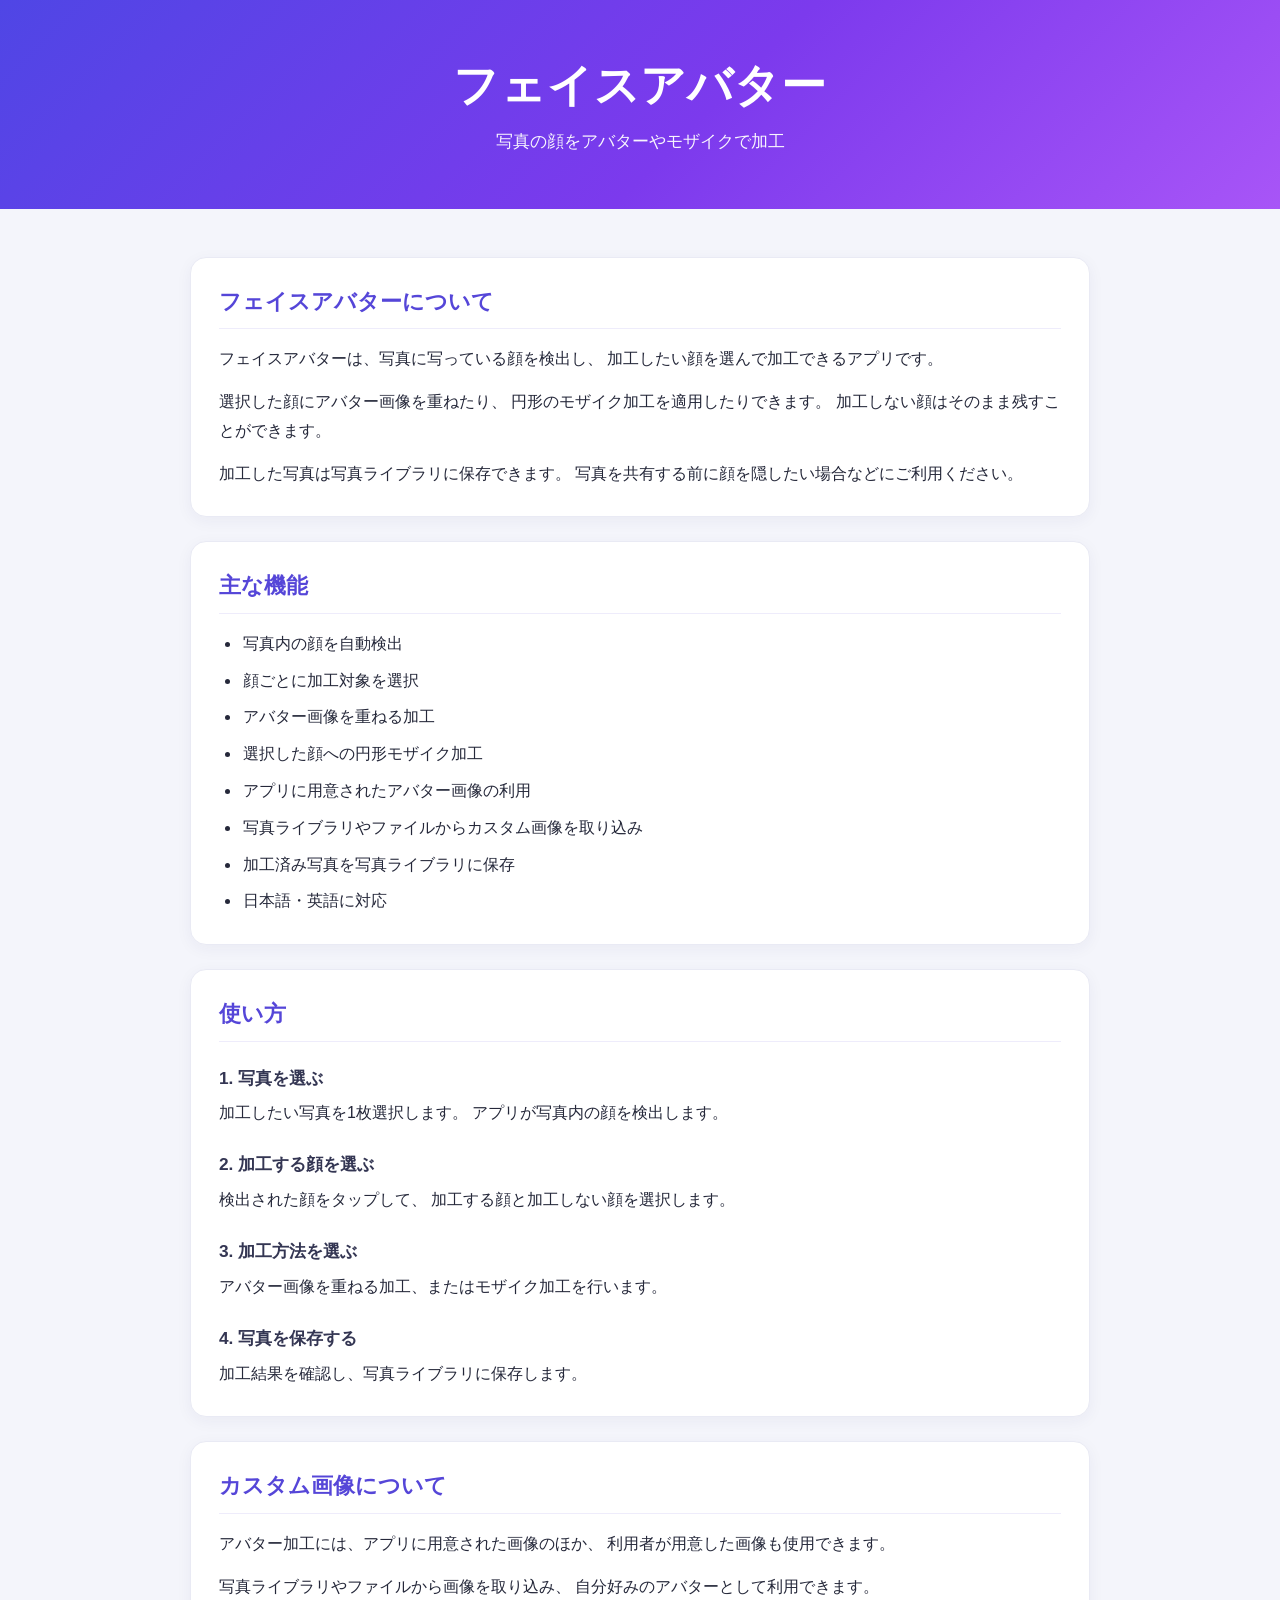
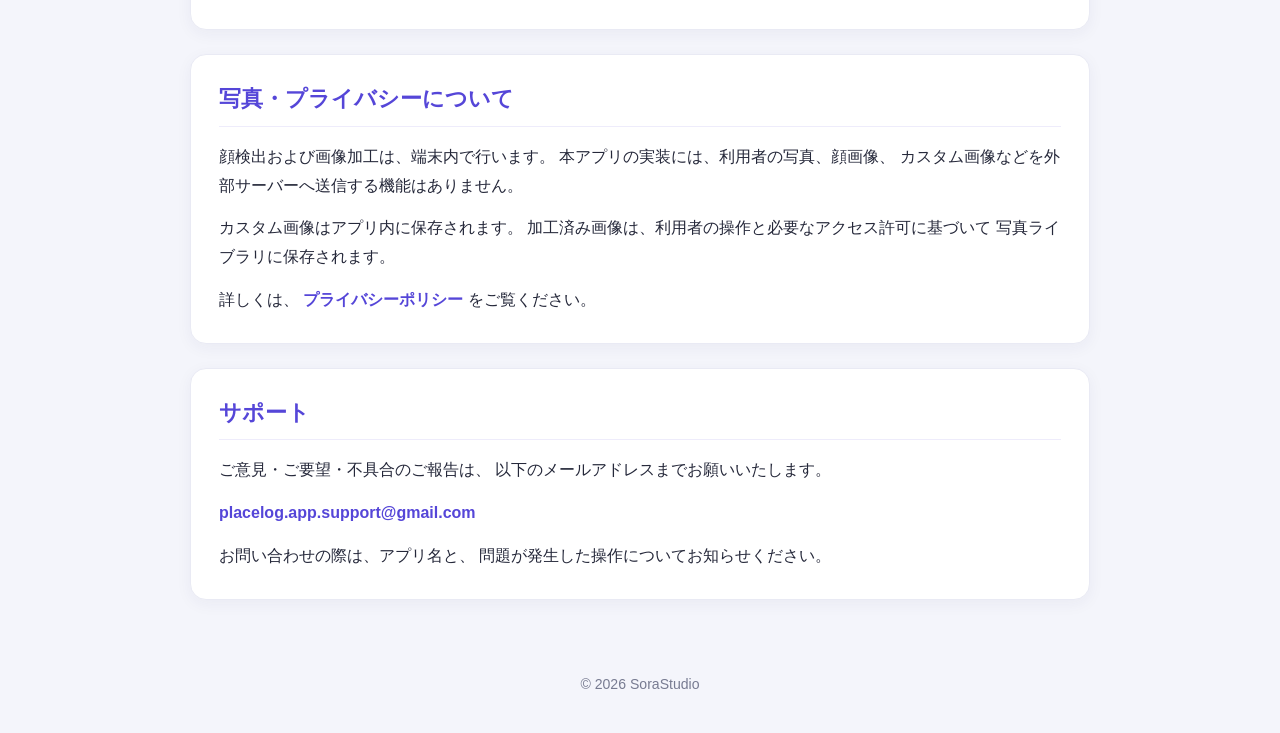
<file: index.html>
<!DOCTYPE html>
<html lang="ja">
<head>
    <meta charset="UTF-8">
    <meta name="viewport" content="width=device-width, initial-scale=1.0">
    <meta name="description" content="フェイスアバターのサポートページ。顔の自動検出、アバター加工、モザイク加工、写真の保存方法をご案内します。">
    <title>フェイスアバター - サポート</title>
    <link rel="stylesheet" href="style.css">
</head>
<body>

<header>
    <div class="container">
        <h1>フェイスアバター</h1>
        <p class="subtitle">
            写真の顔をアバターやモザイクで加工
        </p>
    </div>
</header>

<main class="container">

<section>
    <h2>フェイスアバターについて</h2>

    <p>
        フェイスアバターは、写真に写っている顔を検出し、
        加工したい顔を選んで加工できるアプリです。
    </p>

    <p>
        選択した顔にアバター画像を重ねたり、
        円形のモザイク加工を適用したりできます。
        加工しない顔はそのまま残すことができます。
    </p>

    <p>
        加工した写真は写真ライブラリに保存できます。
        写真を共有する前に顔を隠したい場合などにご利用ください。
    </p>
</section>

<section>
    <h2>主な機能</h2>

    <ul>
        <li>写真内の顔を自動検出</li>
        <li>顔ごとに加工対象を選択</li>
        <li>アバター画像を重ねる加工</li>
        <li>選択した顔への円形モザイク加工</li>
        <li>アプリに用意されたアバター画像の利用</li>
        <li>写真ライブラリやファイルからカスタム画像を取り込み</li>
        <li>加工済み写真を写真ライブラリに保存</li>
        <li>日本語・英語に対応</li>
    </ul>
</section>

<section>
    <h2>使い方</h2>

    <h3>1. 写真を選ぶ</h3>
    <p>
        加工したい写真を1枚選択します。
        アプリが写真内の顔を検出します。
    </p>

    <h3>2. 加工する顔を選ぶ</h3>
    <p>
        検出された顔をタップして、
        加工する顔と加工しない顔を選択します。
    </p>

    <h3>3. 加工方法を選ぶ</h3>
    <p>
        アバター画像を重ねる加工、またはモザイク加工を行います。
    </p>

    <h3>4. 写真を保存する</h3>
    <p>
        加工結果を確認し、写真ライブラリに保存します。
    </p>
</section>

<section>
    <h2>カスタム画像について</h2>

    <p>
        アバター加工には、アプリに用意された画像のほか、
        利用者が用意した画像も使用できます。
    </p>

    <p>
        写真ライブラリやファイルから画像を取り込み、
        自分好みのアバターとして利用できます。
    </p>
</section>

<section>
    <h2>写真・プライバシーについて</h2>

    <p>
        顔検出および画像加工は、端末内で行います。
        本アプリの実装には、利用者の写真、顔画像、
        カスタム画像などを外部サーバーへ送信する機能はありません。
    </p>

    <p>
        カスタム画像はアプリ内に保存されます。
        加工済み画像は、利用者の操作と必要なアクセス許可に基づいて
        写真ライブラリに保存されます。
    </p>

    <p>
        詳しくは、
        <a href="privacy-ja.html">プライバシーポリシー</a>
        をご覧ください。
    </p>
</section>

<section>
    <h2>サポート</h2>

    <p>
        ご意見・ご要望・不具合のご報告は、
        以下のメールアドレスまでお願いいたします。
    </p>

    <p>
        <a href="mailto:placelog.app.support@gmail.com">
            placelog.app.support@gmail.com
        </a>
    </p>

    <p>
        お問い合わせの際は、アプリ名と、
        問題が発生した操作についてお知らせください。
    </p>
</section>

</main>

<footer>
    <div class="container">
        <p>© 2026 SoraStudio</p>
    </div>
</footer>

</body>
</html>
</file>
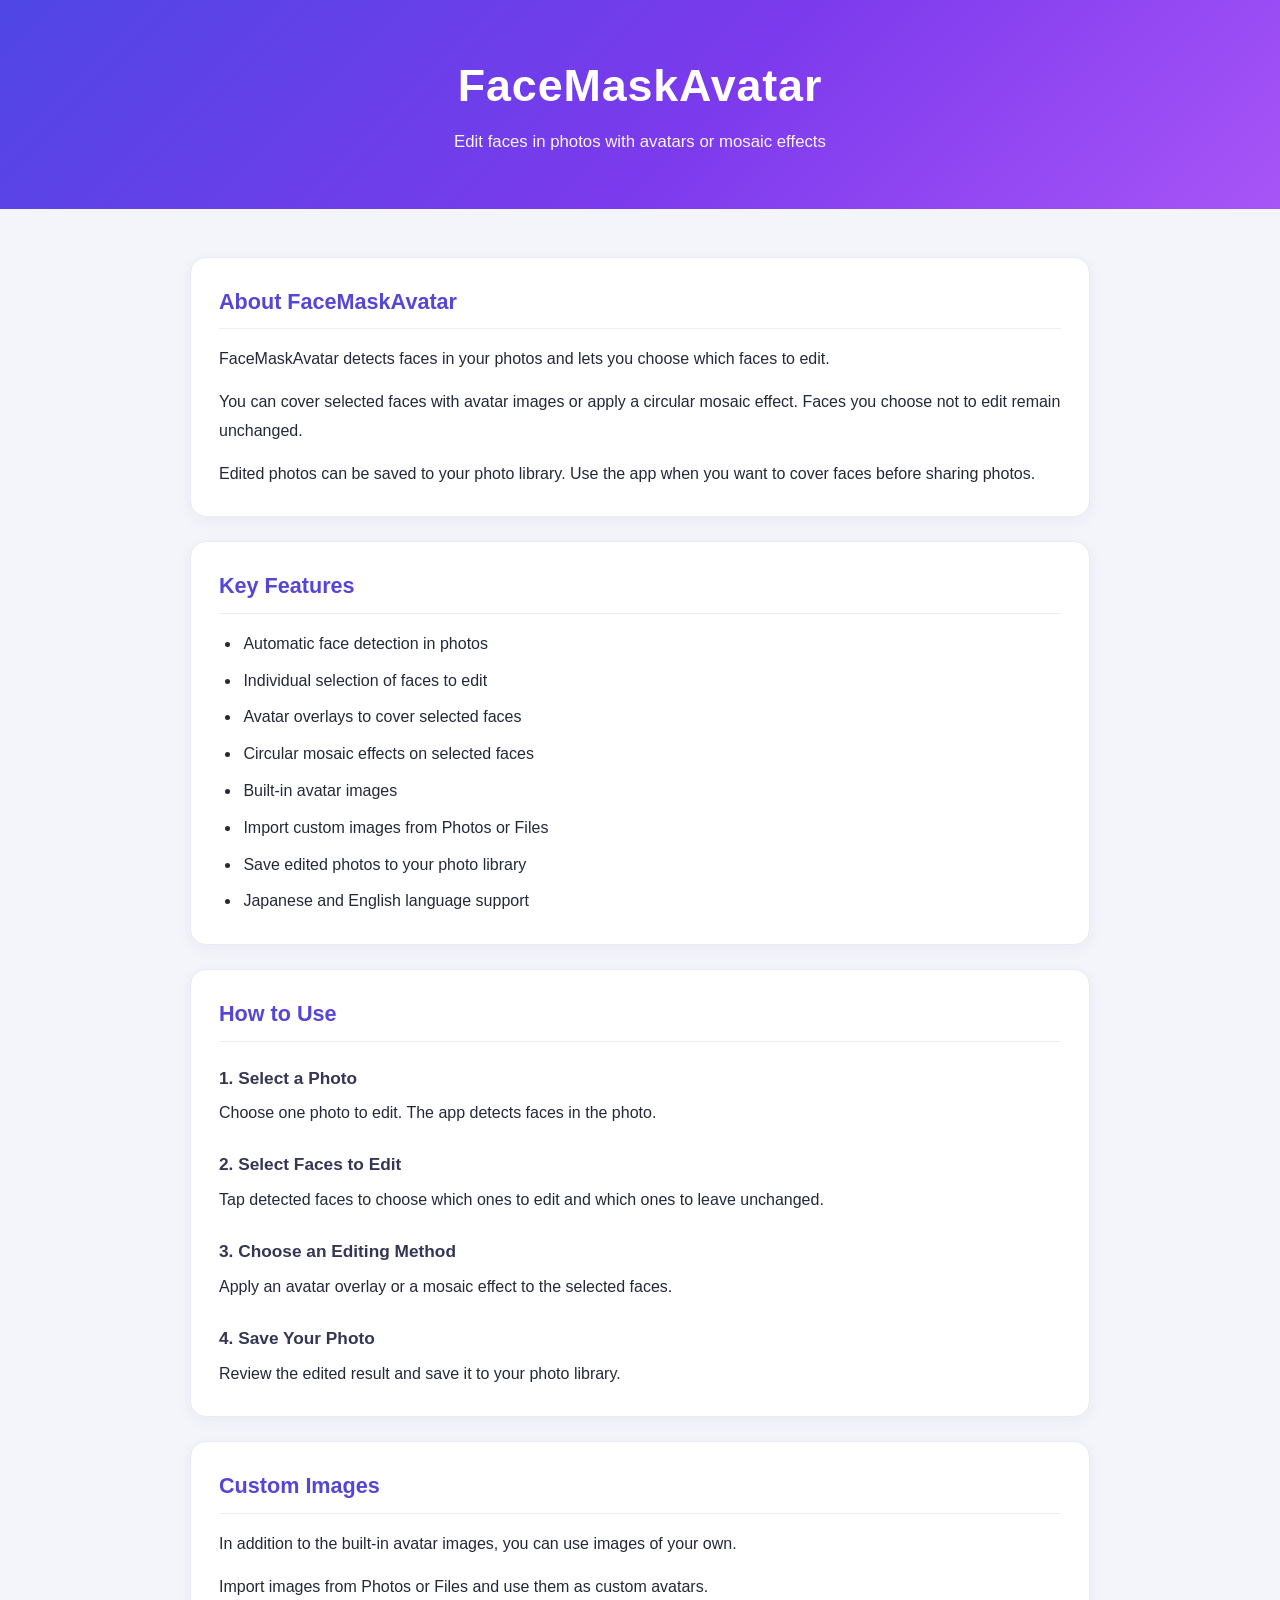
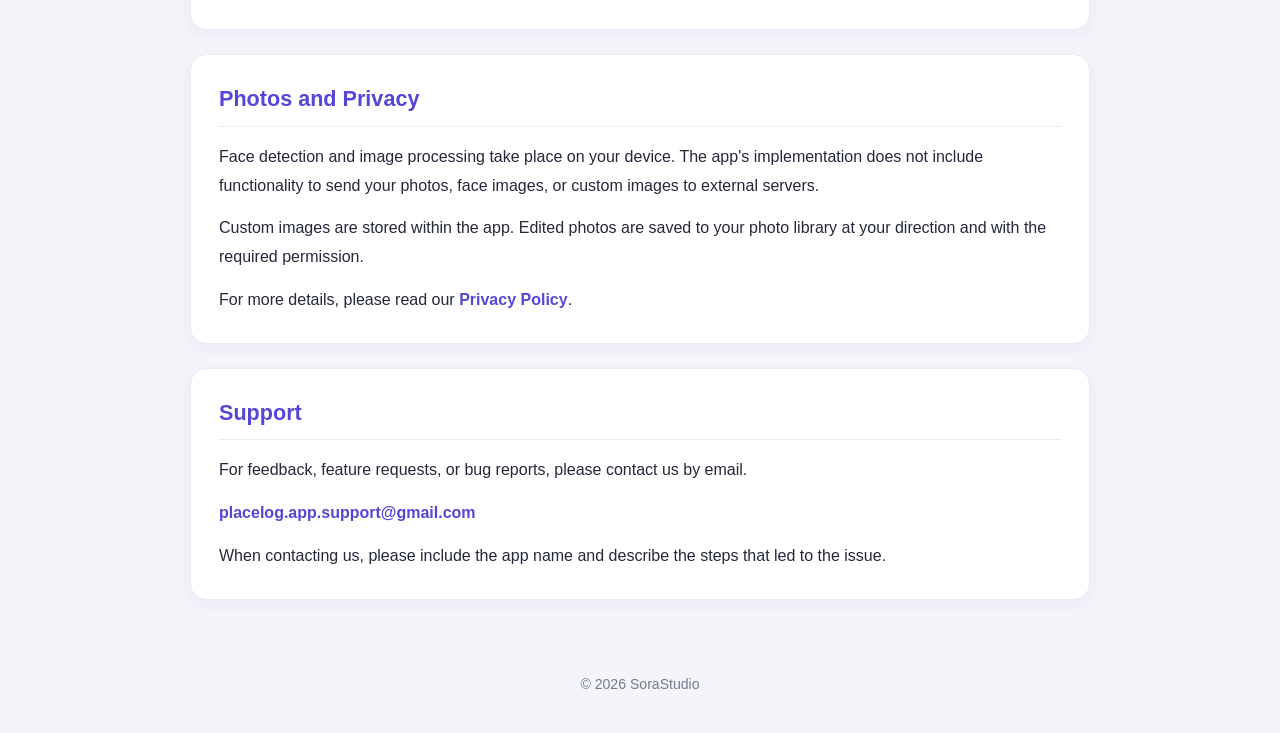
<file: index-en.html>
<!DOCTYPE html>
<html lang="en">
<head>
    <meta charset="UTF-8">
    <meta name="viewport" content="width=device-width, initial-scale=1.0">
    <meta name="description" content="FaceMaskAvatar support. Learn how to detect faces, apply avatar overlays or mosaic effects, and save edited photos.">
    <title>FaceMaskAvatar - Support</title>
    <link rel="stylesheet" href="style.css">
</head>
<body>

<header>
    <div class="container">
        <h1>FaceMaskAvatar</h1>
        <p class="subtitle">
            Edit faces in photos with avatars or mosaic effects
        </p>
    </div>
</header>

<main class="container">

<section>
    <h2>About FaceMaskAvatar</h2>

    <p>
        FaceMaskAvatar detects faces in your photos and lets you
        choose which faces to edit.
    </p>

    <p>
        You can cover selected faces with avatar images or apply
        a circular mosaic effect. Faces you choose not to edit
        remain unchanged.
    </p>

    <p>
        Edited photos can be saved to your photo library.
        Use the app when you want to cover faces before sharing photos.
    </p>
</section>

<section>
    <h2>Key Features</h2>

    <ul>
        <li>Automatic face detection in photos</li>
        <li>Individual selection of faces to edit</li>
        <li>Avatar overlays to cover selected faces</li>
        <li>Circular mosaic effects on selected faces</li>
        <li>Built-in avatar images</li>
        <li>Import custom images from Photos or Files</li>
        <li>Save edited photos to your photo library</li>
        <li>Japanese and English language support</li>
    </ul>
</section>

<section>
    <h2>How to Use</h2>

    <h3>1. Select a Photo</h3>
    <p>
        Choose one photo to edit. The app detects faces in the photo.
    </p>

    <h3>2. Select Faces to Edit</h3>
    <p>
        Tap detected faces to choose which ones to edit
        and which ones to leave unchanged.
    </p>

    <h3>3. Choose an Editing Method</h3>
    <p>
        Apply an avatar overlay or a mosaic effect to the selected faces.
    </p>

    <h3>4. Save Your Photo</h3>
    <p>
        Review the edited result and save it to your photo library.
    </p>
</section>

<section>
    <h2>Custom Images</h2>

    <p>
        In addition to the built-in avatar images, you can use
        images of your own.
    </p>

    <p>
        Import images from Photos or Files and use them
        as custom avatars.
    </p>
</section>

<section>
    <h2>Photos and Privacy</h2>

    <p>
        Face detection and image processing take place on your device.
        The app's implementation does not include functionality
        to send your photos, face images, or custom images
        to external servers.
    </p>

    <p>
        Custom images are stored within the app.
        Edited photos are saved to your photo library
        at your direction and with the required permission.
    </p>

    <p>
        For more details, please read our
        <a href="privacy-en.html">Privacy Policy</a>.
    </p>
</section>

<section>
    <h2>Support</h2>

    <p>
        For feedback, feature requests, or bug reports,
        please contact us by email.
    </p>

    <p>
        <a href="mailto:placelog.app.support@gmail.com">
            placelog.app.support@gmail.com
        </a>
    </p>

    <p>
        When contacting us, please include the app name
        and describe the steps that led to the issue.
    </p>
</section>

</main>

<footer>
    <div class="container">
        <p>© 2026 SoraStudio</p>
    </div>
</footer>

</body>
</html>
</file>
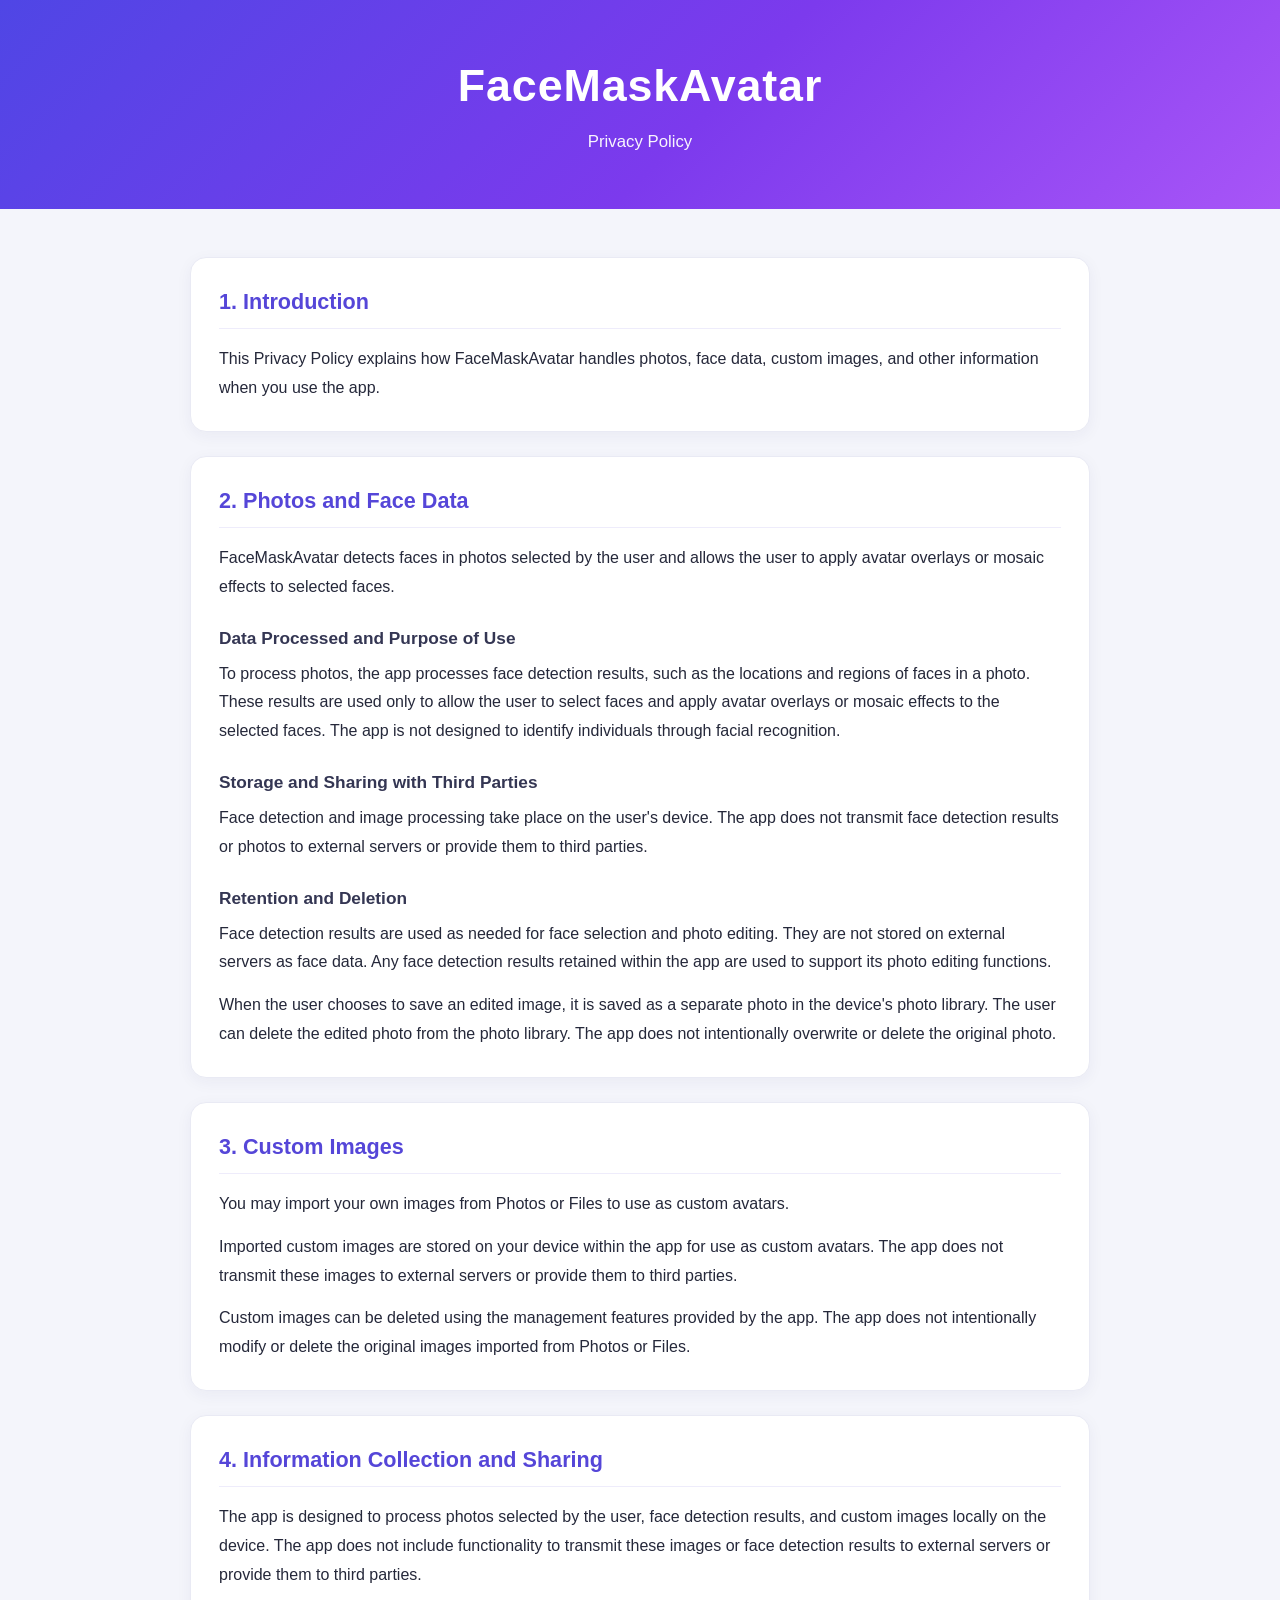
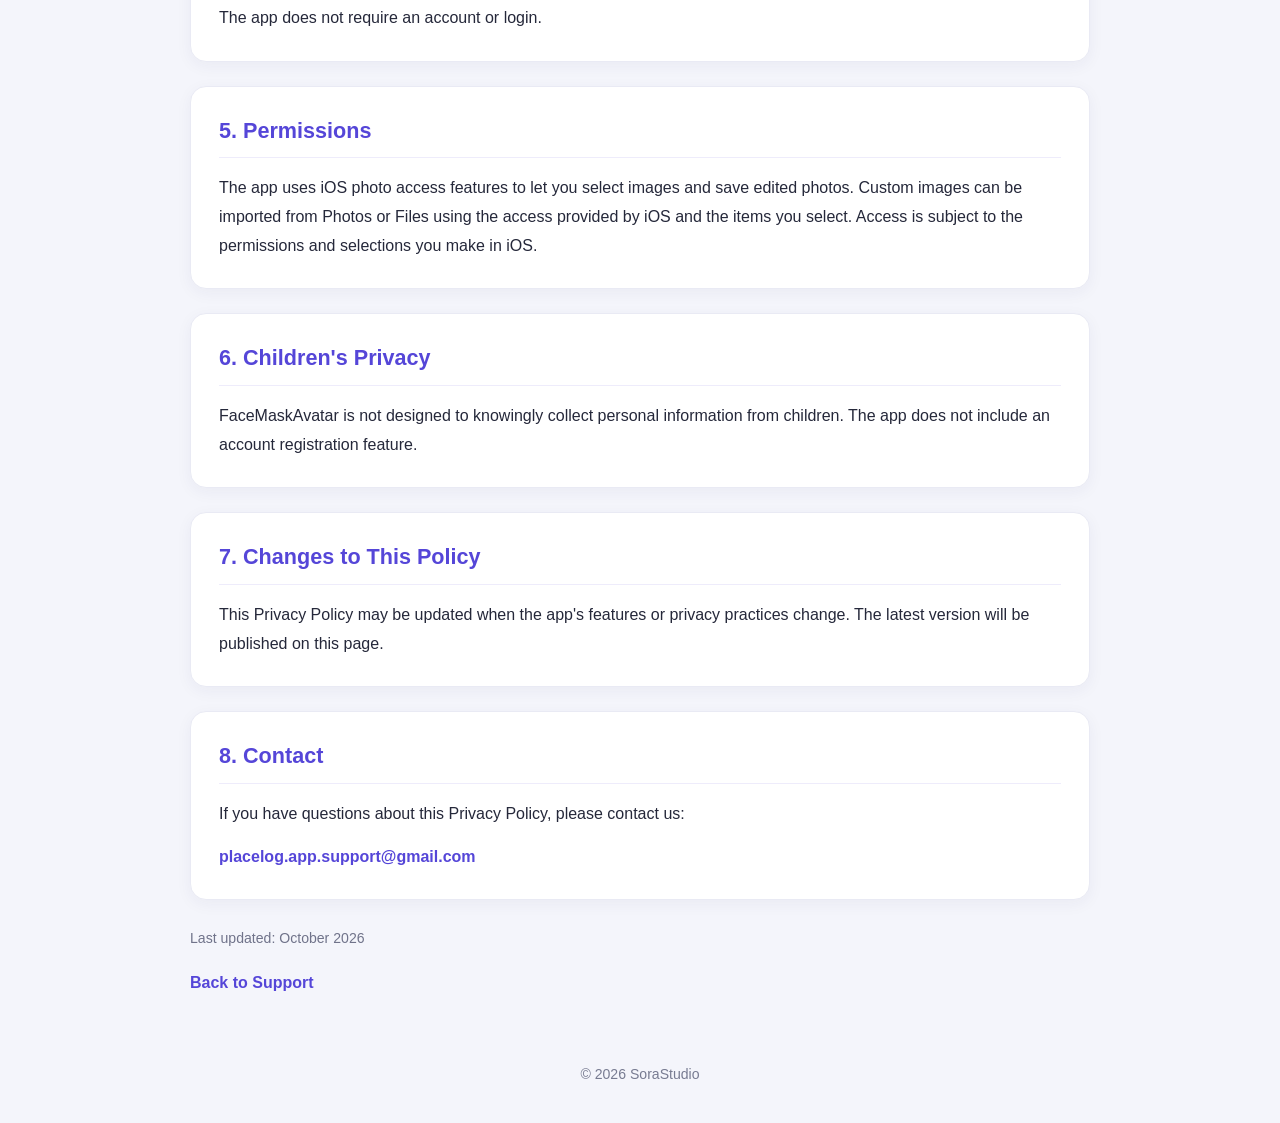
<file: privacy-en.html>
<!DOCTYPE html>
<html lang="en">
<head>
    <meta charset="UTF-8">
    <meta name="viewport" content="width=device-width, initial-scale=1.0">
    <meta name="description" content="FaceMaskAvatar Privacy Policy. Learn how photos, face data, and custom images are handled.">
    <title>FaceMaskAvatar - Privacy Policy</title>
    <link rel="stylesheet" href="style.css">
</head>
<body>
<header>
    <div class="container">
        <h1>FaceMaskAvatar</h1>
        <p class="subtitle">Privacy Policy</p>
    </div>
</header>

<main class="container">
    <section>
        <h2>1. Introduction</h2>
        <p>
            This Privacy Policy explains how FaceMaskAvatar handles photos,
            face data, custom images, and other information when you use the app.
        </p>
    </section>

    <section>
        <h2>2. Photos and Face Data</h2>
        <p>
            FaceMaskAvatar detects faces in photos selected by the user and
            allows the user to apply avatar overlays or mosaic effects to
            selected faces.
        </p>

        <h3>Data Processed and Purpose of Use</h3>
        <p>
            To process photos, the app processes face detection results,
            such as the locations and regions of faces in a photo.
            These results are used only to allow the user to select faces
            and apply avatar overlays or mosaic effects to the selected faces.
            The app is not designed to identify individuals through facial recognition.
        </p>

        <h3>Storage and Sharing with Third Parties</h3>
        <p>
            Face detection and image processing take place on the user's device.
            The app does not transmit face detection results or photos to external
            servers or provide them to third parties.
        </p>

        <h3>Retention and Deletion</h3>
        <p>
            Face detection results are used as needed for face selection and
            photo editing. They are not stored on external servers as face data.
            Any face detection results retained within the app are used to support
            its photo editing functions.
        </p>
        <p>
            When the user chooses to save an edited image, it is saved as a
            separate photo in the device's photo library. The user can delete
            the edited photo from the photo library. The app does not
            intentionally overwrite or delete the original photo.
        </p>
    </section>

    <section>
        <h2>3. Custom Images</h2>
        <p>
            You may import your own images from Photos or Files to use as
            custom avatars.
        </p>
        <p>
            Imported custom images are stored on your device within the app
            for use as custom avatars. The app does not transmit these images
            to external servers or provide them to third parties.
        </p>
        <p>
            Custom images can be deleted using the management features provided
            by the app. The app does not intentionally modify or delete the
            original images imported from Photos or Files.
        </p>
    </section>

    <section>
        <h2>4. Information Collection and Sharing</h2>
        <p>
            The app is designed to process photos selected by the user,
            face detection results, and custom images locally on the device.
            The app does not include functionality to transmit these images
            or face detection results to external servers or provide them
            to third parties.
        </p>
        <p>
            The app does not require an account or login.
        </p>
    </section>

    <section>
        <h2>5. Permissions</h2>
        <p>
            The app uses iOS photo access features to let you select images
            and save edited photos. Custom images can be imported from Photos
            or Files using the access provided by iOS and the items you select.
            Access is subject to the permissions and selections you make in iOS.
        </p>
    </section>

    <section>
        <h2>6. Children's Privacy</h2>
        <p>
            FaceMaskAvatar is not designed to knowingly collect personal
            information from children. The app does not include an account
            registration feature.
        </p>
    </section>

    <section>
        <h2>7. Changes to This Policy</h2>
        <p>
            This Privacy Policy may be updated when the app's features or
            privacy practices change. The latest version will be published
            on this page.
        </p>
    </section>

    <section>
        <h2>8. Contact</h2>
        <p>
            If you have questions about this Privacy Policy, please contact us:
        </p>
        <p>
            <a href="mailto:placelog.app.support@gmail.com">
                placelog.app.support@gmail.com
            </a>
        </p>
    </section>

    <p><small>Last updated: October 2026</small></p>

    <p><a href="index-en.html">Back to Support</a></p>
</main>

<footer>
    <div class="container">
        <p>© 2026 SoraStudio</p>
    </div>
</footer>
</body>
</html>
</file>
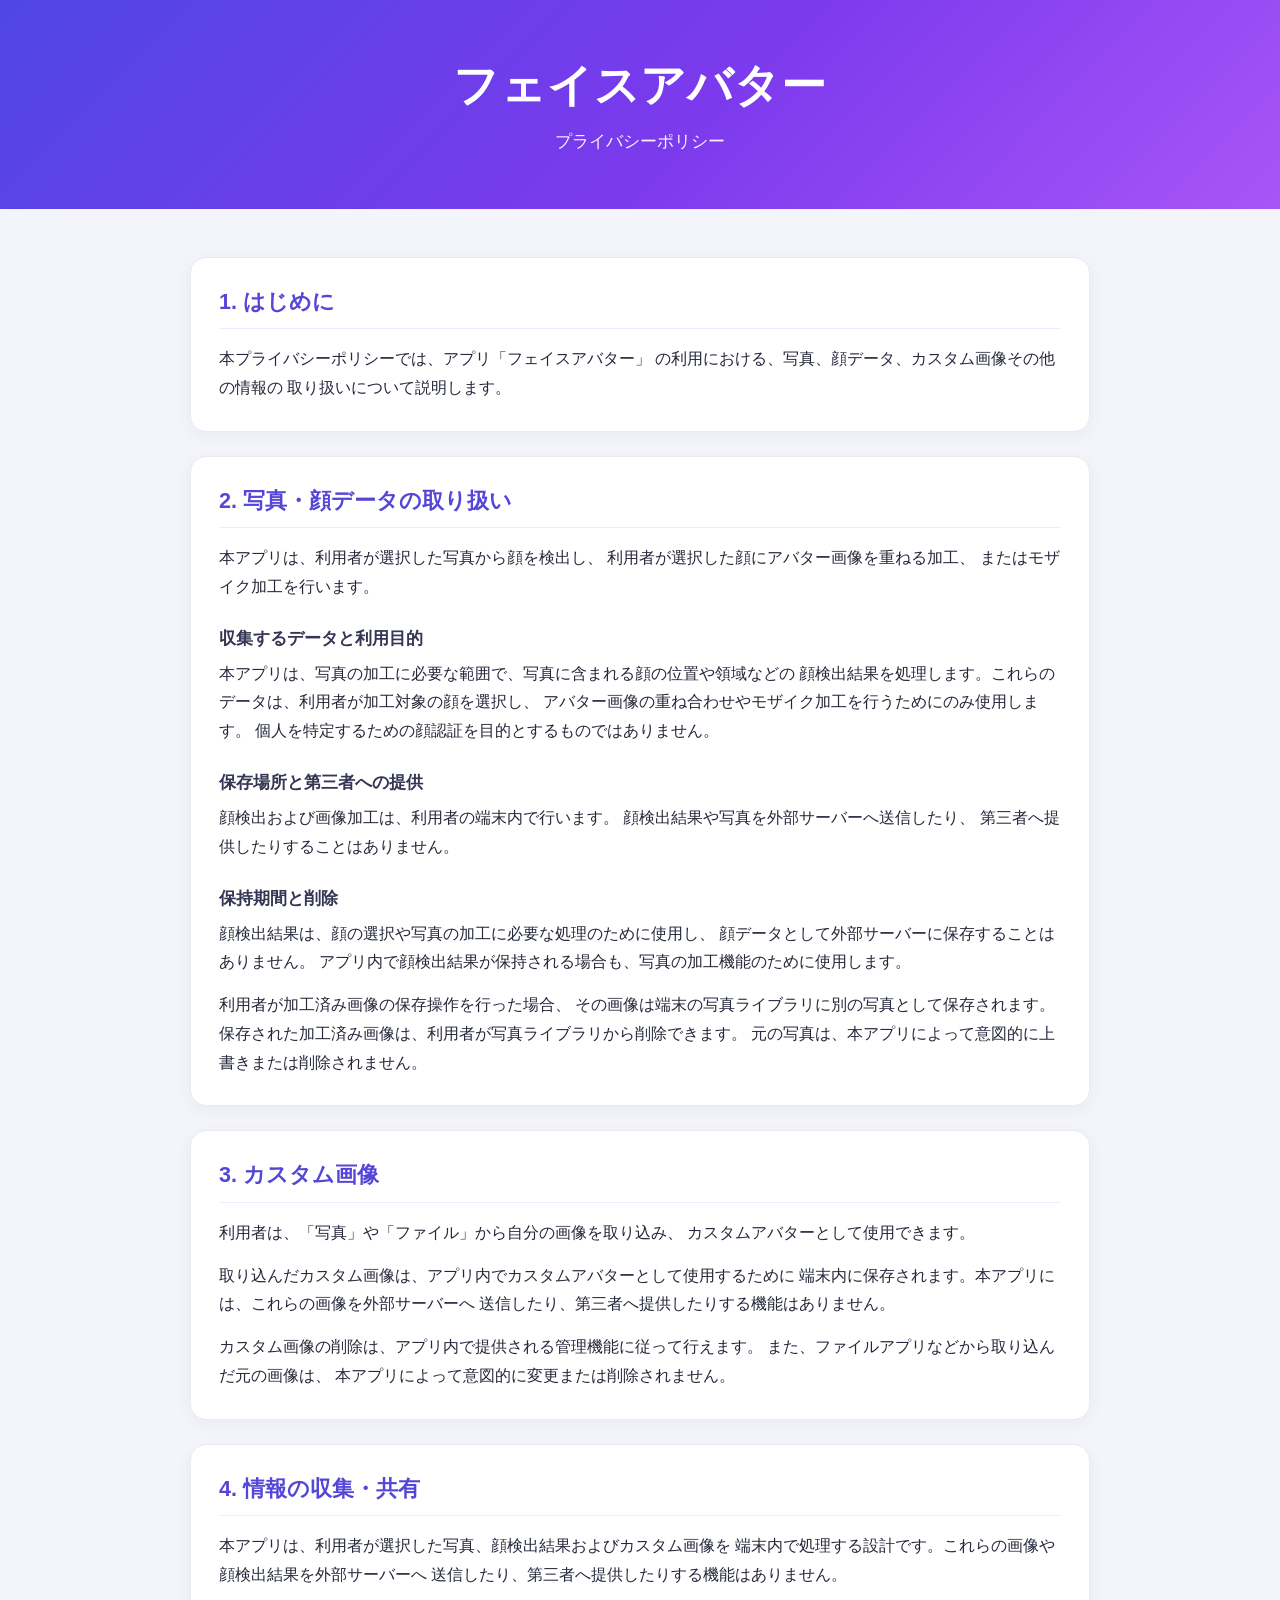
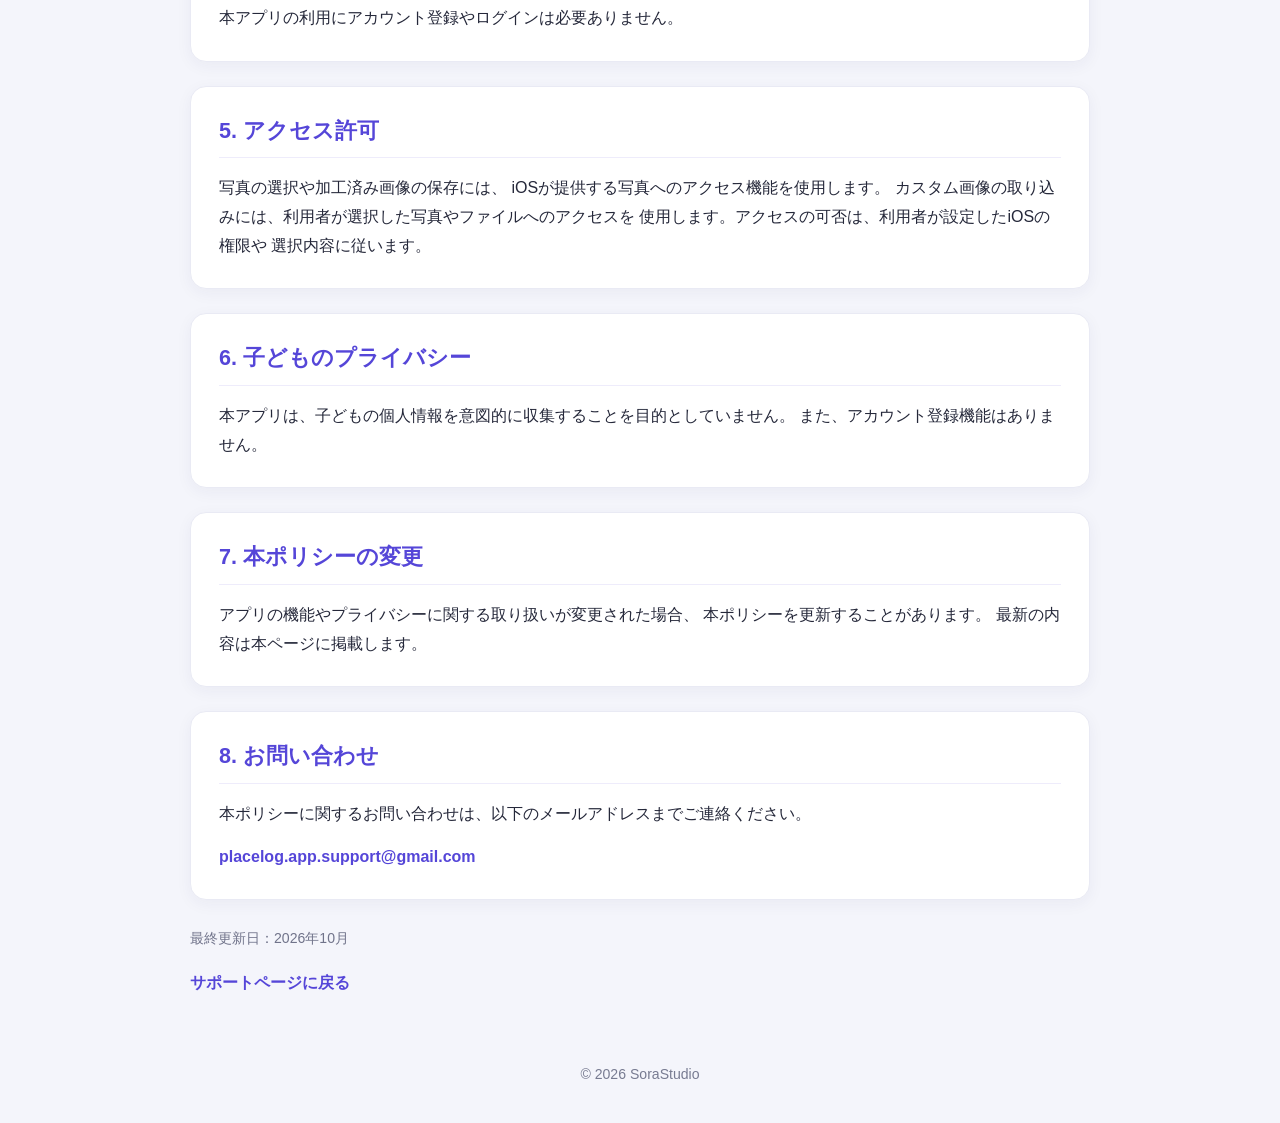
<file: privacy-ja.html>
<!DOCTYPE html>
<html lang="ja">
<head>
    <meta charset="UTF-8">
    <meta name="viewport" content="width=device-width, initial-scale=1.0">
    <meta name="description" content="フェイスアバターのプライバシーポリシー。写真、顔データ、カスタム画像の取り扱いについて説明します。">
    <title>フェイスアバター - プライバシーポリシー</title>
    <link rel="stylesheet" href="style.css">
</head>
<body>
<header>
    <div class="container">
        <h1>フェイスアバター</h1>
        <p class="subtitle">プライバシーポリシー</p>
    </div>
</header>

<main class="container">
    <section>
        <h2>1. はじめに</h2>
        <p>
            本プライバシーポリシーでは、アプリ「フェイスアバター」
            の利用における、写真、顔データ、カスタム画像その他の情報の
            取り扱いについて説明します。
        </p>
    </section>

    <section>
        <h2>2. 写真・顔データの取り扱い</h2>
        <p>
            本アプリは、利用者が選択した写真から顔を検出し、
            利用者が選択した顔にアバター画像を重ねる加工、
            またはモザイク加工を行います。
        </p>

        <h3>収集するデータと利用目的</h3>
        <p>
            本アプリは、写真の加工に必要な範囲で、写真に含まれる顔の位置や領域などの
            顔検出結果を処理します。これらのデータは、利用者が加工対象の顔を選択し、
            アバター画像の重ね合わせやモザイク加工を行うためにのみ使用します。
            個人を特定するための顔認証を目的とするものではありません。
        </p>

        <h3>保存場所と第三者への提供</h3>
        <p>
            顔検出および画像加工は、利用者の端末内で行います。
            顔検出結果や写真を外部サーバーへ送信したり、
            第三者へ提供したりすることはありません。
        </p>

        <h3>保持期間と削除</h3>
        <p>
            顔検出結果は、顔の選択や写真の加工に必要な処理のために使用し、
            顔データとして外部サーバーに保存することはありません。
            アプリ内で顔検出結果が保持される場合も、写真の加工機能のために使用します。
        </p>
        <p>
            利用者が加工済み画像の保存操作を行った場合、
            その画像は端末の写真ライブラリに別の写真として保存されます。
            保存された加工済み画像は、利用者が写真ライブラリから削除できます。
            元の写真は、本アプリによって意図的に上書きまたは削除されません。
        </p>
    </section>

    <section>
        <h2>3. カスタム画像</h2>
        <p>
            利用者は、「写真」や「ファイル」から自分の画像を取り込み、
            カスタムアバターとして使用できます。
        </p>
        <p>
            取り込んだカスタム画像は、アプリ内でカスタムアバターとして使用するために
            端末内に保存されます。本アプリには、これらの画像を外部サーバーへ
            送信したり、第三者へ提供したりする機能はありません。
        </p>
        <p>
            カスタム画像の削除は、アプリ内で提供される管理機能に従って行えます。
            また、ファイルアプリなどから取り込んだ元の画像は、
            本アプリによって意図的に変更または削除されません。
        </p>
    </section>

    <section>
        <h2>4. 情報の収集・共有</h2>
        <p>
            本アプリは、利用者が選択した写真、顔検出結果およびカスタム画像を
            端末内で処理する設計です。これらの画像や顔検出結果を外部サーバーへ
            送信したり、第三者へ提供したりする機能はありません。
        </p>
        <p>
            本アプリの利用にアカウント登録やログインは必要ありません。
        </p>
    </section>

    <section>
        <h2>5. アクセス許可</h2>
        <p>
            写真の選択や加工済み画像の保存には、
            iOSが提供する写真へのアクセス機能を使用します。
            カスタム画像の取り込みには、利用者が選択した写真やファイルへのアクセスを
            使用します。アクセスの可否は、利用者が設定したiOSの権限や
            選択内容に従います。
        </p>
    </section>

    <section>
        <h2>6. 子どものプライバシー</h2>
        <p>
            本アプリは、子どもの個人情報を意図的に収集することを目的としていません。
            また、アカウント登録機能はありません。
        </p>
    </section>

    <section>
        <h2>7. 本ポリシーの変更</h2>
        <p>
            アプリの機能やプライバシーに関する取り扱いが変更された場合、
            本ポリシーを更新することがあります。
            最新の内容は本ページに掲載します。
        </p>
    </section>

    <section>
        <h2>8. お問い合わせ</h2>
        <p>
            本ポリシーに関するお問い合わせは、以下のメールアドレスまでご連絡ください。
        </p>
        <p>
            <a href="mailto:placelog.app.support@gmail.com">
                placelog.app.support@gmail.com
            </a>
        </p>
    </section>

    <p><small>最終更新日：2026年10月</small></p>

    <p><a href="index.html">サポートページに戻る</a></p>
</main>

<footer>
    <div class="container">
        <p>© 2026 SoraStudio</p>
    </div>
</footer>
</body>
</html>
</file>
<file: style.css>
```css
/* MARK: - Base */

* {
    box-sizing: border-box;
}

html {
    scroll-behavior: smooth;
}

body {
    margin: 0;
    font-family:
        -apple-system,
        BlinkMacSystemFont,
        "Helvetica Neue",
        Arial,
        sans-serif;
    background: #f4f5fb;
    color: #25283a;
    line-height: 1.8;
    -webkit-font-smoothing: antialiased;
}

/* MARK: - Layout */

.container {
    width: 100%;
    max-width: 900px;
    margin: 0 auto;
    padding: 24px;
}

/* MARK: - Header */

header {
    background: linear-gradient(135deg, #4f46e5 0%, #7c3aed 55%, #a855f7 100%);
    color: #ffffff;
    padding: 56px 20px 52px;
    text-align: center;
}

header .container {
    padding-top: 0;
    padding-bottom: 0;
}

header h1 {
    margin: 0;
    font-size: clamp(2rem, 5vw, 2.8rem);
    font-weight: 750;
    line-height: 1.3;
    letter-spacing: 0.02em;
}

.subtitle {
    margin: 14px 0 0;
    font-size: 1.05rem;
    line-height: 1.7;
    opacity: 0.95;
}

/* MARK: - Sections */

section {
    background: #ffffff;
    margin: 24px 0;
    padding: 28px;
    border: 1px solid #e9eaf4;
    border-radius: 16px;
    box-shadow: 0 4px 16px rgba(38, 35, 90, 0.05);
}

section h2 {
    color: #5546d8;
    font-size: 1.35rem;
    line-height: 1.5;
    margin: 0 0 16px;
    padding-bottom: 10px;
    border-bottom: 1px solid #eeecfb;
}

section h3 {
    color: #343653;
    font-size: 1.08rem;
    line-height: 1.5;
    margin: 24px 0 8px;
}

section p {
    margin: 0 0 14px;
}

section p:last-child {
    margin-bottom: 0;
}

/* MARK: - Lists */

ul {
    padding-left: 1.4rem;
    margin: 12px 0 0;
}

li {
    margin-bottom: 8px;
    padding-left: 2px;
}

li:last-child {
    margin-bottom: 0;
}

/* MARK: - Links */

a {
    color: #5546d8;
    text-decoration: none;
    font-weight: 600;
    overflow-wrap: anywhere;
    transition: color 0.2s ease;
}

a:hover {
    color: #7c3aed;
    text-decoration: underline;
}

a:focus-visible {
    outline: 2px solid #7c3aed;
    outline-offset: 4px;
    border-radius: 3px;
}

/* MARK: - Small Text */

small {
    color: #70738a;
    font-size: 0.88rem;
}

/* MARK: - Footer */

footer {
    text-align: center;
    color: #777b91;
    padding: 24px 20px 36px;
    font-size: 0.88rem;
}

footer .container {
    padding-top: 0;
    padding-bottom: 0;
}

footer p {
    margin: 0;
}

/* MARK: - Mobile */

@media (max-width: 600px) {
    .container {
        padding: 16px;
    }

    header {
        padding: 40px 16px 36px;
    }

    header h1 {
        font-size: 2rem;
    }

    .subtitle {
        font-size: 0.98rem;
    }

    section {
        margin: 18px 0;
        padding: 20px;
        border-radius: 14px;
    }

    section h2 {
        font-size: 1.2rem;
    }

    section h3 {
        font-size: 1.02rem;
    }

    body {
        font-size: 0.96rem;
    }

    footer {
        padding-top: 18px;
        padding-bottom: 28px;
    }
}

/* MARK: - Reduced Motion */

@media (prefers-reduced-motion: reduce) {
    html {
        scroll-behavior: auto;
    }

    a {
        transition: none;
    }
}
```
</file>
